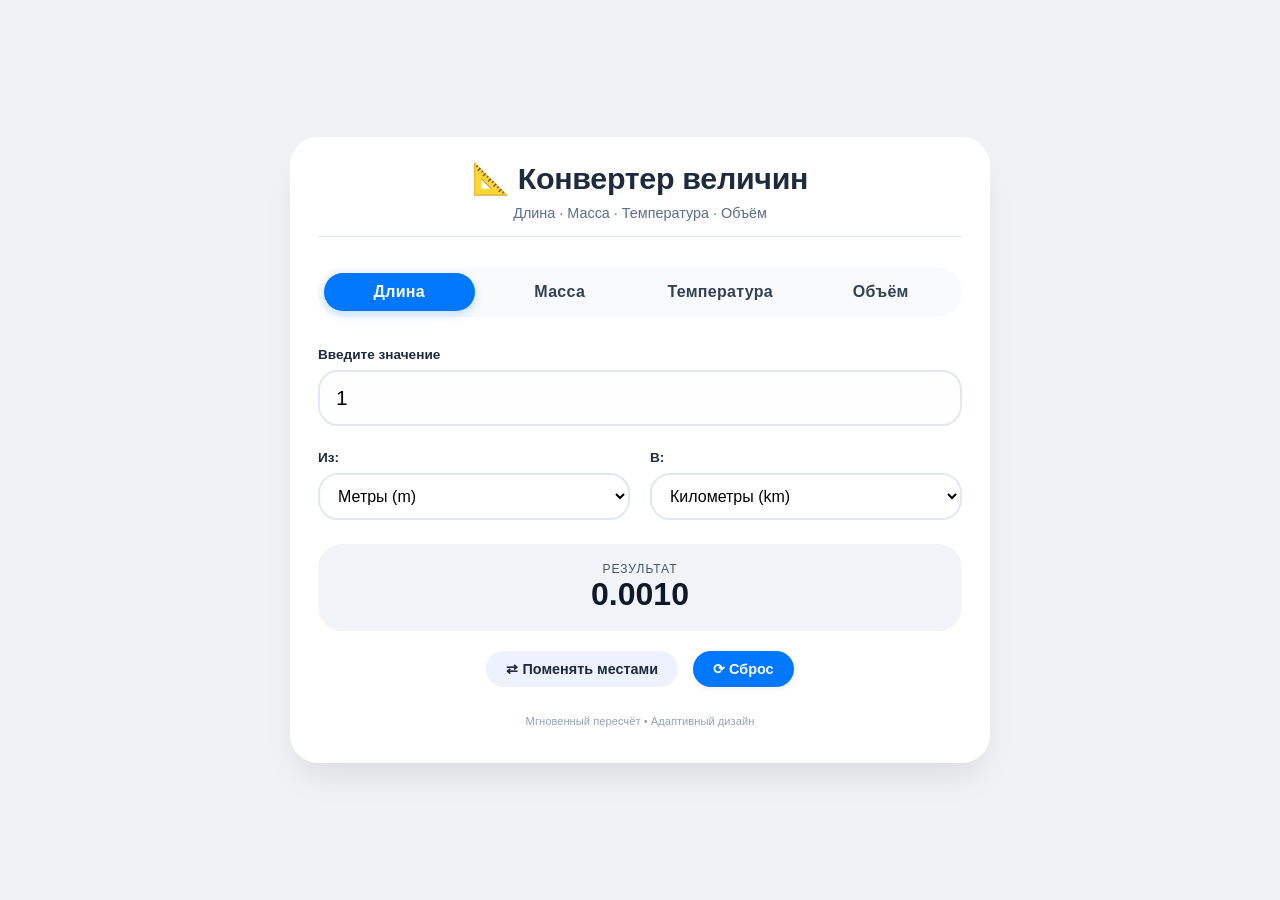
<file: index.html>
<!DOCTYPE html>
<html lang="ru">
<head>
    <meta charset="UTF-8">
    <meta name="viewport" content="width=device-width, initial-scale=1.0, user-scalable=yes">
    <title>Конвертер величин</title>
    <link rel="stylesheet" href="style.css">
</head>
<body>
<div class="converter-card">
    <h1>📐 Конвертер величин</h1>
    <div class="sub">Длина · Масса · Температура · Объём</div>

    <div class="tabs">
        <button class="tab-btn active" data-category="length"> Длина</button>
        <button class="tab-btn" data-category="mass"> Масса</button>
        <button class="tab-btn" data-category="temp"> Температура</button>
        <button class="tab-btn" data-category="volume"> Объём</button>
    </div>

    <div class="converter-box">
        <div class="input-group">
            <label>Введите значение</label>
            <input type="number" id="inputValue" class="value-input" placeholder="0" step="any" value="1">
        </div>

        <div class="double-select">
            <div class="select-wrapper">
                <label>Из:</label>
                <select id="fromUnit"></select>
            </div>
            <div class="select-wrapper">
                <label>В:</label>
                <select id="toUnit"></select>
            </div>
        </div>

        <div class="result-area">
            <div class="result-label">Результат</div>
            <div class="result-value" id="resultDisplay">—</div>
        </div>

        <div class="action-buttons">
            <button class="btn" id="swapBtn">⇄ Поменять местами</button>
            <button class="btn btn-primary" id="resetBtn">⟳ Сброс</button>
        </div>
        <div id="errorMsg" class="error-message"></div>
    </div>
    <footer>Мгновенный пересчёт • Адаптивный дизайн</footer>
</div>

<script src="script.js"></script>
</body>
</html>
</file>
<file: style.css>
* {
    margin: 0;
    padding: 0;
    box-sizing: border-box;
}

body {
    font-family: 'Segoe UI', Tahoma, Geneva, Verdana, sans-serif;
    background: #f0f2f5;
    min-height: 100vh;
    display: flex;
    justify-content: center;
    align-items: center;
    padding: 20px;
}

.converter-card {
    max-width: 700px;
    width: 100%;
    background: white;
    border-radius: 28px;
    box-shadow: 0 20px 35px -10px rgba(0, 0, 0, 0.1);
    overflow: hidden;
    padding: 24px 28px 36px;
    transition: all 0.2s ease;
}

h1 {
    text-align: center;
    font-size: 1.9rem;
    color: #1e2a3e;
    margin-bottom: 8px;
    font-weight: 600;
    letter-spacing: -0.3px;
}

.sub {
    text-align: center;
    color: #5b6e8c;
    margin-bottom: 30px;
    font-size: 0.9rem;
    border-bottom: 1px solid #e2e8f0;
    padding-bottom: 15px;
}

.tabs {
    display: flex;
    flex-wrap: wrap;
    gap: 10px;
    margin-bottom: 30px;
    background: #f8fafc;
    padding: 6px;
    border-radius: 60px;
}

.tab-btn {
    flex: 1;
    padding: 10px 8px;
    background: transparent;
    border: none;
    font-size: 1rem;
    font-weight: 600;
    border-radius: 40px;
    cursor: pointer;
    transition: 0.2s;
    color: #334155;
    letter-spacing: 0.3px;
}

.tab-btn.active {
    background: #0077ff;
    color: white;
    box-shadow: 0 4px 10px rgba(0, 119, 255, 0.2);
}

.converter-box {
    background: #ffffff;
    border-radius: 24px;
}

.input-group {
    margin-bottom: 24px;
}

label {
    display: block;
    font-weight: 600;
    margin-bottom: 8px;
    color: #1e2a3e;
    font-size: 0.85rem;
}

.value-input {
    width: 100%;
    padding: 14px 16px;
    font-size: 1.3rem;
    border: 2px solid #e2e8f0;
    border-radius: 20px;
    font-weight: 500;
    transition: 0.2s;
    background: #fefefe;
}

.value-input:focus {
    border-color: #0077ff;
    outline: none;
    box-shadow: 0 0 0 3px rgba(0, 119, 255, 0.2);
}

.double-select {
    display: flex;
    gap: 20px;
    flex-wrap: wrap;
    margin-bottom: 24px;
}

.select-wrapper {
    flex: 1;
}

select {
    width: 100%;
    padding: 12px 14px;
    font-size: 1rem;
    border: 2px solid #e2e8f0;
    border-radius: 20px;
    background: white;
    font-weight: 500;
    cursor: pointer;
    transition: 0.2s;
}

select:focus {
    border-color: #0077ff;
    outline: none;
}

.result-area {
    background: #f1f5f9;
    border-radius: 24px;
    padding: 18px 20px;
    text-align: center;
    margin: 10px 0 20px;
}

.result-label {
    font-size: 0.75rem;
    text-transform: uppercase;
    letter-spacing: 1px;
    color: #475569;
}

.result-value {
    font-size: 2rem;
    font-weight: 700;
    color: #0f172a;
    word-break: break-word;
}

.action-buttons {
    display: flex;
    gap: 15px;
    justify-content: center;
}

.btn {
    border: none;
    background: #eef2ff;
    padding: 10px 20px;
    border-radius: 40px;
    font-weight: 600;
    font-size: 0.9rem;
    cursor: pointer;
    transition: 0.2s;
    color: #1e293b;
}

.btn-primary {
    background: #0077ff;
    color: white;
    box-shadow: 0 2px 6px rgba(0, 0, 0, 0.05);
}

.btn-primary:hover {
    background: #005fcc;
    transform: scale(0.98);
}

.btn:hover {
    transform: translateY(-1px);
}

.error-message {
    margin-top: 20px;
    padding: 12px;
    background: #fee2e2;
    color: #b91c1c;
    border-radius: 40px;
    text-align: center;
    font-size: 0.85rem;
    font-weight: 500;
    display: none;
}

.error-message.show {
    display: block;
}

footer {
    font-size: 0.7rem;
    text-align: center;
    margin-top: 28px;
    color: #94a3b8;
}

@media (max-width: 600px) {
    .converter-card {
        padding: 16px 18px 24px;
    }
    h1 {
        font-size: 1.5rem;
    }
    .double-select {
        flex-direction: column;
        gap: 12px;
    }
    .result-value {
        font-size: 1.6rem;
    }
    .tab-btn {
        font-size: 0.85rem;
        padding: 8px 5px;
    }
}
</file>
